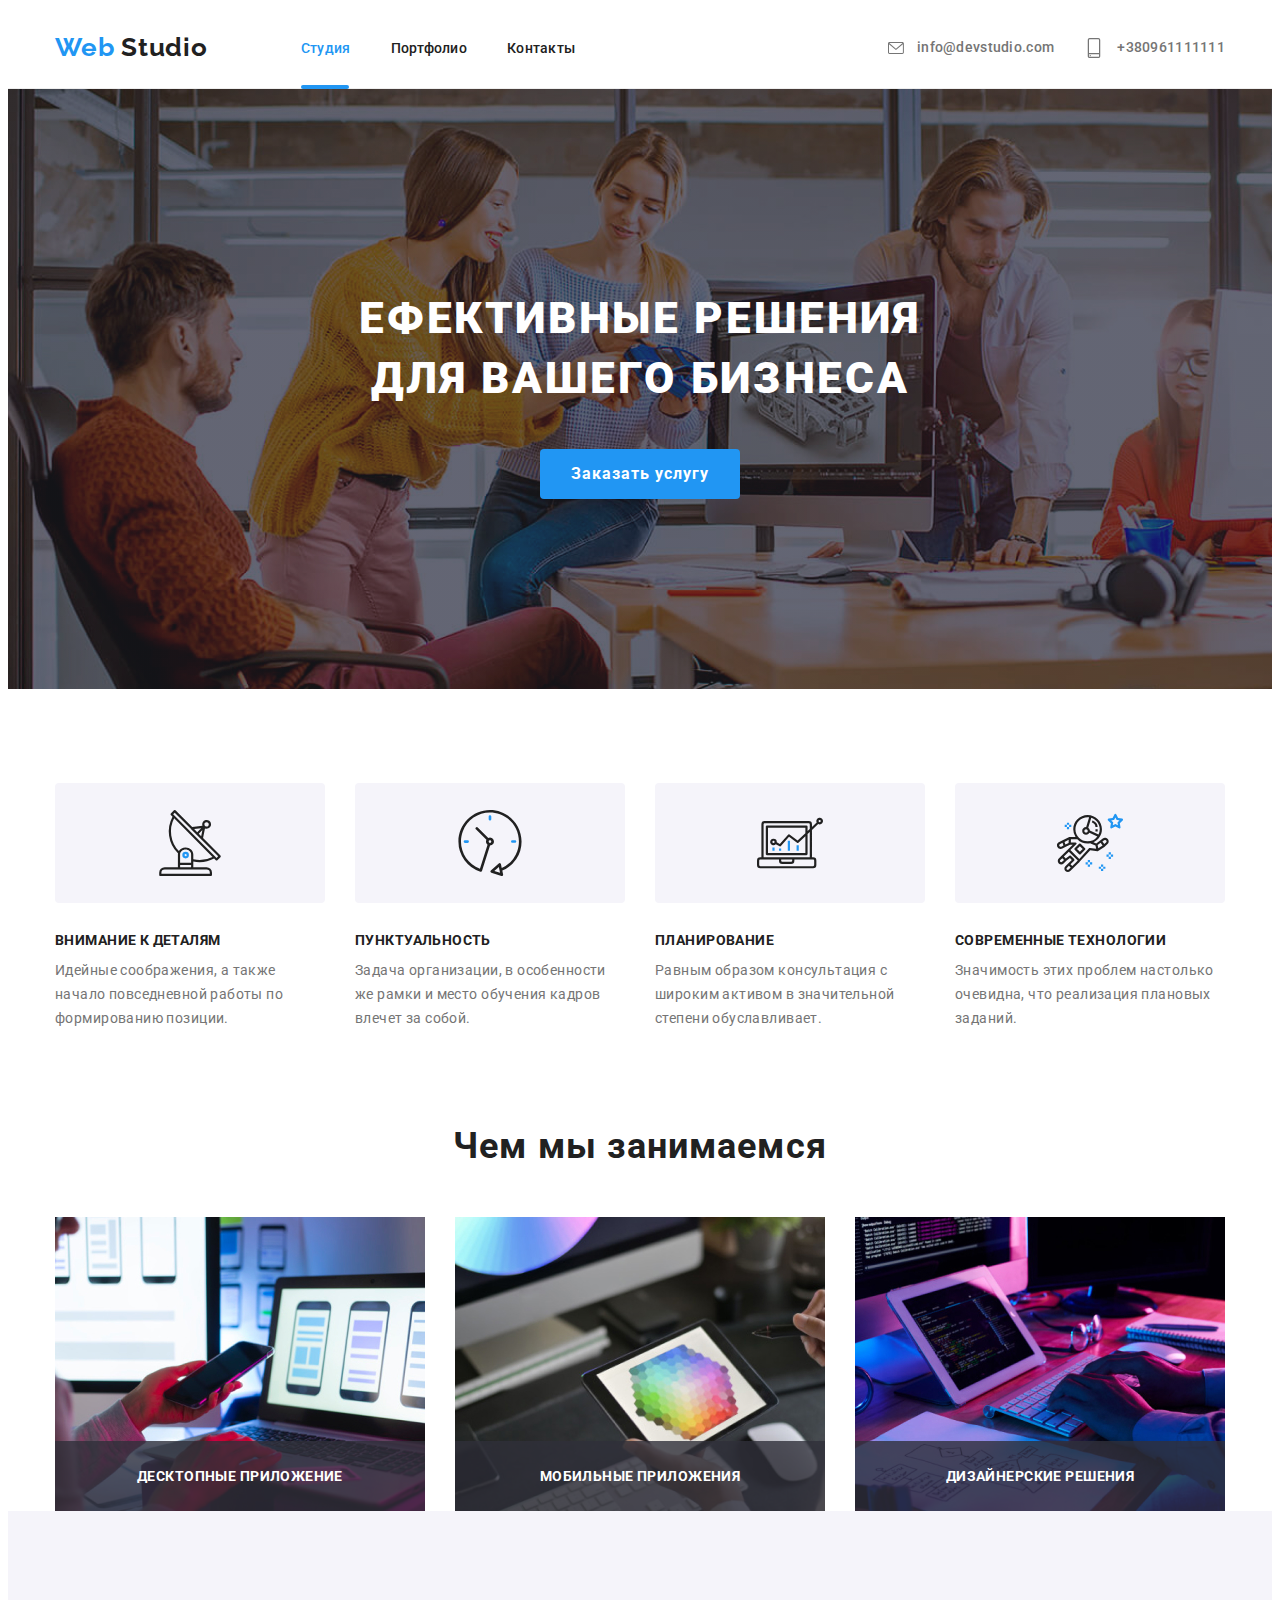
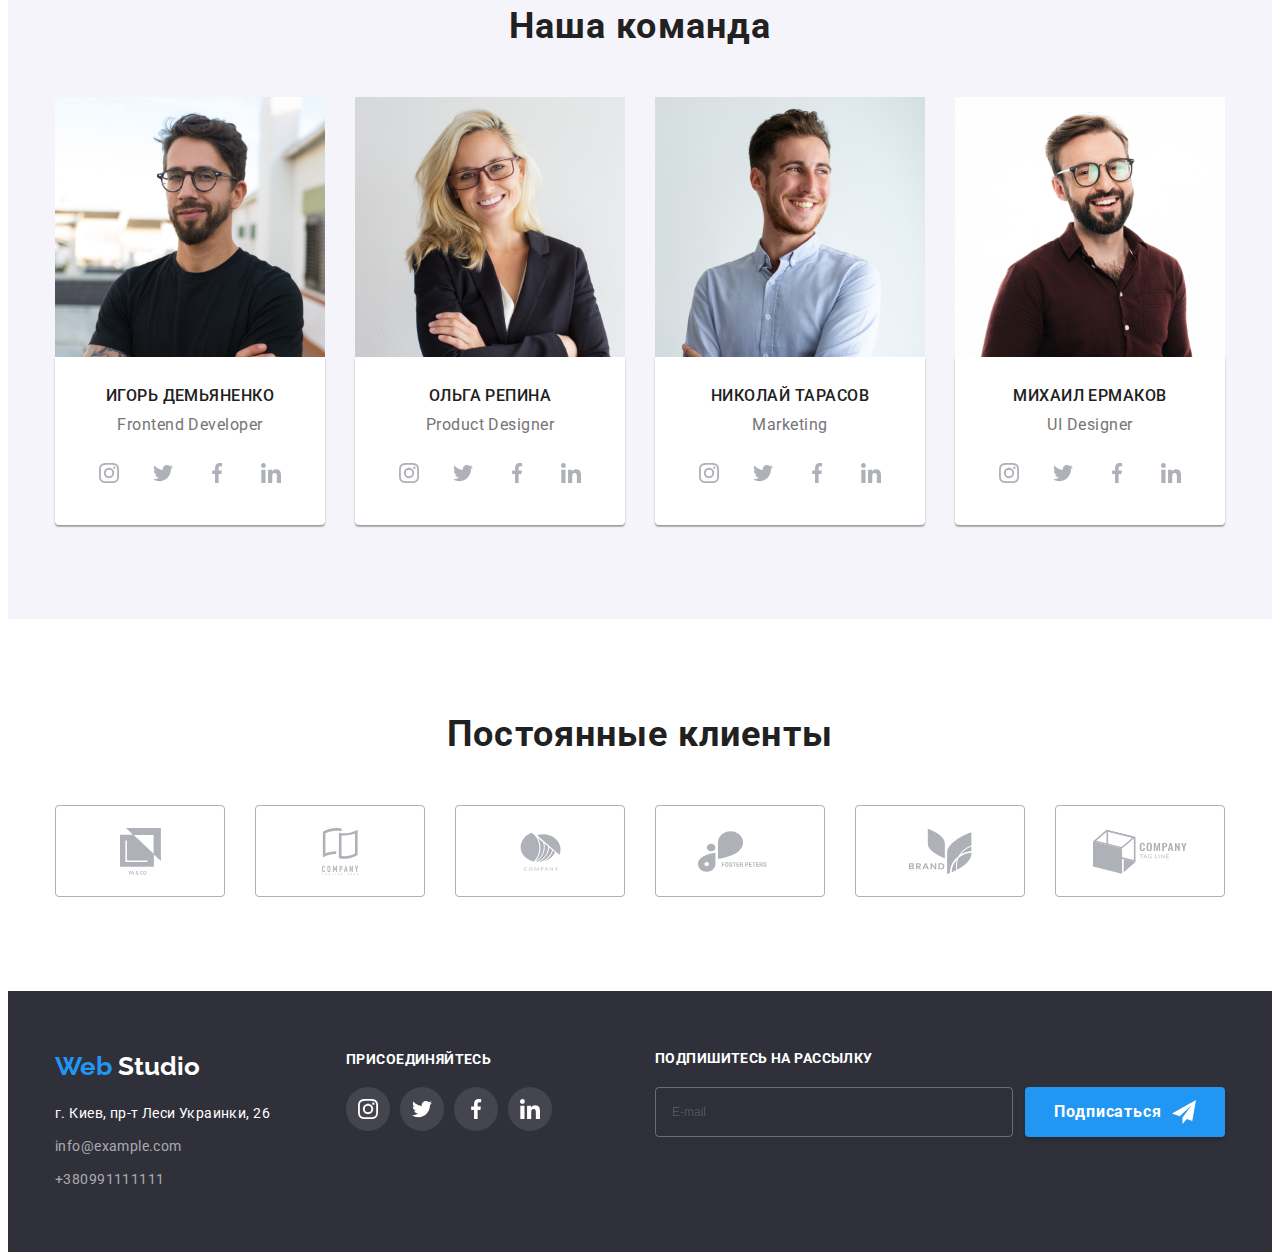
<file: index.html>
<!DOCTYPE html>
<html lang="en">
<head>
    <meta charset="UTF-8">
    <meta http-equiv="X-UA-Compatible" content="IE=edge">
    <meta name="viewport" content="width=device-width, initial-scale=1.0">
    <title>Document</title>
    <link rel="preconnect" href="https://fonts.googleapis.com"> 
    <link rel="preconnect" href="https://fonts.gstatic.com" crossorigin> 
    <!-- <link href="https://fonts.googleapis.com/css2?family=Raleway:wght@700&family=Roboto:wght@400;500;700;900&display=swap" rel="stylesheet"> -->
    <link rel="stylesheet" href="https://cdnjs.cloudflare.com/ajax/libs/modern-normalize/1.1.0/modern-normalize.min.css" integrity="sha512-wpPYUAdjBVSE4KJnH1VR1HeZfpl1ub8YT/NKx4PuQ5NmX2tKuGu6U/JRp5y+Y8XG2tV+wKQpNHVUX03MfMFn9Q==" crossorigin="anonymous" referrerpolicy="no-referrer" />
    <link rel="stylesheet" href="./css/main.min.css">
</head>
<body>
    <header class="page-header">
        <div class="conteiner navigation">
            <a href="#" class="logo"> <span class="web"> Web </span> Studio</a>
            <nav>
        <ul class="nav-list">
            <li class="nav-list__item"><a href="./" class="nav-list__link nav-list__link-studio">Студия</a> </li>
            <li class="nav-list__item"><a href="./portfolio.html" class="nav-list__link">Портфолио</a> </li>
            <li class="nav-list__item"><a href="#" class="nav-list__link">Контакты</a> </li>
        </ul>
        </nav>
        <ul class="contact-list">
            <li class="contact-list__item">
                 <a href="mailto:info@devstudio.com" class="contact-list__link">
                    <svg class="icon-envelope" height="12px" width="16px">
                        <use href="./image/symbol-defs-3.svg#icon-envelope"></use>   
                    </svg>
                    info@devstudio.com
                </a>
            </li>
            <li class="contact-list__item">
                <a href="ctel:+380961111111" class="contact-list__link">
                    <svg class="icon-smartphone" height="20px" width="20px">
                        <use href="./image/symbol-defs-3.svg#icon-smartphone"></use>   
                    </svg>
                +380961111111
            </a>
        </li>
        </ul>
    </div>
    </header>
    <main>
         <div class="overlay">
               <section class="hero">
                <h1 class="hero__title">
                    ЕФЕКТИВНЫЕ РЕШЕНИЯ <br> ДЛЯ ВАШЕГО БИЗНЕСА 
                </h1>  
                     <button class="hero__button" data-modal-open>Заказать услугу</button> 
            </section>
        </div>
        <div class="backdrop is-hidden" data-modal>
            <div class="modal">
                <button type="button" class="modal__button" data-modal-close>
                    <svg class="modal__icon" height="11px" width="11px">
                        <use href="./image/symbol-defs33.svg#icon-Vector-4"></use>   
                    </svg>
                </button>
                <form class="modal__form">
                <h2 class="modal__title">Оставьте свои данные, мы вам перезвоним</h2>
                        <label class="label">
                       <span class="label__text"> Имя  </span>
                    <input type="name"  name="username" class="label__input">
                    <svg width="12px" height="12px" class="label__icon">
                        <use href="./image/sprite.svg#icon-Vector-7">
                        </use>
                    </svg>
                </label>
              
                    <label class="label">
                       <span class="label__text"> Телефон  </span>
                    <input type="tel" name="tel" class="label__input">
                    <svg width="13px" height="13px" class="label__icon">
                        <use href="./image/sprite.svg#icon-Vector-8">
                        </use>
                    </svg>
                </label>

                    <label class="label">
                        <span class="label__text"> Почта  </span>
                    <input type="email" name="email" class="label__input">
                    <svg width="15px" height="15px" class="label__icon">
                        <use href="./image/sprite.svg#icon-Vector-9">
                        </use>
                    </svg>
                </label>
             
                    <label class="label">
                        <span class="label__text"> Коментарий  </span>
                    <textarea name="comments" placeholder="Введите текст" class="label__textarea">
                    </textarea>
                </label>
                <label class="label-checkbox">
                    <input type="checkbox" name="agreement" class="checkbox">
                    <span class="checkbox__icon"></span>
                    Соглашаюсь с рассылкой и принимаю <a href="#" class="label-checkbox__link"> Условия договора </a>
                </label>

                <button type="submit" class="button__submit">
                Отправить
                </button>
            </form>
    
            </div>
        </div>
            <section class="benefits">
        <div class="conteiner">
    <ul class="benefits__list">
        <li class="benefits__item">
            <div class="benefits__conteiner">
                <svg class="icon-list" height="70px" width="66px">
                    <use href="./image/symbol-defs-3.svg#icon-antenna-1"></use>   
                </svg>
            </div>
     <h3 class="benefits__title"> 
         Внимание к деталям
        </h3>
    <p class="benefits__text"> 
        Идейные соображения, а также начало повседневной работы по формированию позиции.
    </p> 
        </li>
         <li class="benefits__item">
            <div class="benefits__conteiner">
                <svg class="benefits__icon" height="70px" width="66px">
                    <use href="./image/symbol-defs-3.svg#icon-clock-1"></use>   
                </svg>
            </div>
    <h3 class="benefits__title"> 
        Пунктуальность 
    </h3> 
    <p class="benefits__text"> 
        Задача организации, в особенности же рамки и место обучения кадров влечет за собой.
    </p>
        </li>
    
    <li class="benefits__item">
        <div class="benefits__conteiner">
            <svg class="benefits__icon" height="70px" width="66px">
                <use href="./image/symbol-defs-3.svg#icon-diagram-1"></use>   
            </svg>
        </div>
        <h3 class="benefits__title">
        Планирование
    </h3>
    <p class="benefits__text"> 
        Равным образом консультация с широким активом в значительной степени обуславливает.
    </p>
        </li>
    <li class="benefits__item">
        <div class="benefits__conteiner">
            <svg class="banefits__icon" height="70px" width="66px">
                <use href="./image/symbol-defs-3.svg#icon-astronaut-1"></use>   
            </svg>
        </div>
        <h3 class="benefits__title">
         Современные технологии
        </h3> 
        <p class="benefits__text">
            Значимость этих проблем настолько очевидна, что реализация плановых заданий.
        </p>
        </li> 
    </ul>
    </div>
    </section>
   
<section class="activity">
<div class="conteiner">
    <h2 class="activity__title">
        Чем мы занимаемся
    </h2>
        <ul class="activity__list">
<li class="activity__item">
    <img src="./image/222.jpg" width="370" alt="1" >
    <div class="activity__conteiner"> 
        <p class="activity__text">Десктопные приложение</p>
    </div>
</li>
<li class="activity__item">
    <img src="./image/333.jpg" width="370" alt="2" >
    <div class="activity__conteiner"> 
        <p class="activity__text">Мобильные приложения</p>
    </div>
</li>
<li class="activity__item"> 
    <img src="./image/444.jpg" width="370" alt="3" >
    <div class="activity__conteiner"> 
        <p class="activity__text">Дизайнерские решения</p>
    </div>
</li>
</ul>
</div>
</section>
      
<section class="staff">
<div class="conteiner">
<h2 class="staff__title">
    Наша команда
</h2>
<ul class="staff__list">
<li class="staff__item">
<img src="./image/666.jpg" width="270" alt="Игорь Демьяненко">
<div class="staff__conteiner">
    <h3 class="staff__name">
    Игорь Демьяненко
</h3>
<p class="staff__text">
    Frontend Developer
</p>
<ul class="society-list">
    <li class="society-list__item">
        <a class="society-list__link" href="#">
         <svg class="society-list__icon" width="20px" height="20px">
             <use href="./image/symbol-defs-3.svg#icon-instagram-2">    
             </use>
         </svg>
    </a>
</li>
    <li class="society-list__item">
        <a class="society-list__link" href="">
            <svg class="society-list__icon" width="20px" height="20px">
                <use href="./image/symbol-defs-3.svg#icon-twitter-1">    
                </use>
            </svg>
        </a>
    </li>
    <li class="society-list__item">
        <a class="society-list__link" href="">
            <svg class="society-list__icon" width="20px" height="20px">
                <use href="./image/symbol-defs-3.svg#icon-facebook-1">    
                </use>
            </svg>
        </a>
    </li>
    <li class="society-list__item">
        <a class="society-list__link" href="">
            <svg class="society-list__icon" width="20px" height="20px">
                <use href="./image/symbol-defs-3.svg#icon-linkedin-1">    
                </use>
            </svg>
        </a>
    </li>
</ul>   
</div>
     <li class="staff__item">
<img src="./image/555.jpg" width="270" alt="Ольга Репина">
<div class="staff__conteiner">
<h3 class="staff__name">
    Ольга Репина
</h3>
<p class="staff__text">
    Product Designer
</p>
<ul class="society-list">
    <li class="society-list__item">
        <a class="society-list__link" href="#">
         <svg class="society-list__icon" width="20px" height="20px">
             <use href="./image/symbol-defs-3.svg#icon-instagram-2">    
             </use>
         </svg>
    </a>
</li>
    <li class="society-list__item">
        <a class="society-list__link" href="">
            <svg class="society-list__icon" width="20px" height="20px">
                <use href="./image/symbol-defs-3.svg#icon-twitter-1">    
                </use>
            </svg>
        </a>
    </li>
    <li class="society-list__item">
        <a class="society-list__link" href="">
            <svg class="society-list__icon" width="20px" height="20px">
                <use href="./image/symbol-defs-3.svg#icon-facebook-1">    
                </use>
            </svg>
        </a>
    </li>
    <li class="society-list__item">
        <a class="society-list__link" href="">
            <svg class="society-list__icon" width="20px" height="20px">
                <use href="./image/symbol-defs-3.svg#icon-linkedin-1">    
                </use>
            </svg>
        </a>
    </li>
</ul>   
</div>
</li>
<li class="staff__item">
<img src="./image/777.jpg" width="270" alt="Николай Тарасов">
<div class="staff__conteiner">
<h3 class="staff__name">
    Николай Тарасов
</h3>
<p class="staff__text">
    Marketing
</p>
<ul class="society-list">
    <li class="society-list__item">
        <a class="society-list__link" href="#">
         <svg class="society-list__icon" width="20px" height="20px">
             <use href="./image/symbol-defs-3.svg#icon-instagram-2">    
             </use>
         </svg>
    </a>
</li>
    <li class="society-list__item">
        <a class="society-list__link" href="">
            <svg class="society-list__icon" width="20px" height="20px">
                <use href="./image/symbol-defs-3.svg#icon-twitter-1">    
                </use>
            </svg>
        </a>
    </li>
    <li class="society-list__item">
        <a class="society-list__link" href="">
            <svg class="society-list__icon" width="20px" height="20px">
                <use href="./image/symbol-defs-3.svg#icon-facebook-1">    
                </use>
            </svg>
        </a>
    </li>
    <li class="society-list__item">
        <a class="society-list__link" href="">
            <svg class="society-list__icon" width="20px" height="20px">
                <use href="./image/symbol-defs-3.svg#icon-linkedin-1">    
                </use>
            </svg>
        </a>
    </li>
</ul>   
</div>
</li>
<li class="staff__item">
<img src="./image/888.jpg" width="270" alt="Михаил Ермаков">
<div class="staff__conteiner">
<h3 class="staff__name">
    Михаил Ермаков
</h3>
<p class="staff__text">
    UI Designer
</p>
<ul class="society-list">
    <li class="society-list__item">
        <a class="society-list__link" href="#">
         <svg class="society-list__icon" width="20px" height="20px">
             <use href="./image/symbol-defs-3.svg#icon-instagram-2">    
             </use>
         </svg>
    </a>
</li>
    <li class="society-list__item">
        <a class="society-list__link" href="#">
            <svg class="society-list__icon" width="20px" height="20px">
                <use href="./image/symbol-defs-3.svg#icon-twitter-1">    
                </use>
            </svg>
        </a>
    </li>
    <li class="society-list__item">
        <a class="society-list__link" href="#">
            <svg class="society-list__icon" width="20px" height="20px">
                <use href="./image/symbol-defs-3.svg#icon-facebook-1">    
                </use>
            </svg>
        </a>
    </li>
    <li class="society-list__item">
        <a class="society-list__link" href="#">
            <svg class="society-list__icon" width="20px" height="20px">
                <use href="./image/symbol-defs-3.svg#icon-linkedin-1">    
                </use>
            </svg>
        </a>
    </li>
</ul>   
</div>
</li>
</ul>
</div>
</section>

<section class="clients">
    <div class="conteiner">
    <h2 class="clients__title">Постоянные клиенты</h2>
    <ul class="clients__list">
        <li class="clients__item">
            <a href="#" class="clients__link">
            <svg class="clients__icon" height="47px" width="41px">
                <use href="./image/symbol-defs-3.svg#icon-Union"></use>   
            </svg>
        </a>
    </li>
        <li class="clients__item">
            <a href="#" class="clients__link">
            <svg class="clients__icon" height="47px" width="41px">
                <use href="./image/symbol-defs-3.svg#icon-group"></use>   
            </svg>
            
        </a>
    </li>
        <li class="clients__item">
            <a href="#" class="clients__link">
            <svg class="clients__icon" height="47px" width="41px">
                <use href="./image/symbol-defs-3.svg#icon-Object"></use>   
            </svg>
        </a>
    </li>
        <li class="clients__item">
            <a href="#" class="clients__link">
            <svg class="clients__icon" height="47px" width="85px">
                <use href="./image/symbol-defs-3.svg#icon-group-2"></use>   
            </svg>
            
        </a>
    </li>
        <li class="clients__item">
            <a href="#" class="clients__link">
            <svg class="clients__icon" height="47px" width="63px">
                <use href="./image/symbol-defs-3.svg#icon-group-3"></use>   
            </svg>
            
        </a>
    </li>
        <li class="clients__item">
            <a href="#" class="clients__link"> 
            <svg class="clients__icon" height="47px" width="94px">
                <use href="./image/symbol-defs-3.svg#icon-Object-2"></use>   
            </svg>
        </a>
    </li>
    </ul>
</div>
</section>
    </main>
    <footer class="page-footer">
        <div class="page-footer__conteiner">
            <div class="address">
        <a href="" class="logo-second"> <span class="web"> Web </span> Studio</a>     
    <address>
        <p class="address__text"> г. Киев, пр-т Леси Украинки, 26 </p>
        <ul class="address__list">
        <li class="address__item"><a href="mailto:info@example.com" class="address__link">info@example.com </a> </li>
        <li class="address__item"><a href="tel:+380991111111" class="address__link">+380991111111 </a> </li>
        </ul>
    </address>
</div>
<div class="footer-society">
    <p class="footer-society__title">присоединяйтесь</p>
        <ul class="footer-society__list">
            <li class="footer-society__item">
                <a class="footer-society__link" href="#">
                 <svg class="footer-society__icon " width="20px" height="20px">
                     <use href="./image/symbol-defs-3.svg#icon-instagram-2">    
                     </use>
                 </svg>
            </a>
        </li>
            <li class="footer-society__list">
                <a class="footer-society__link" href="#">
                    <svg class="footer-society__icon" width="20px" height="20px">
                        <use href="./image/symbol-defs-3.svg#icon-twitter-1">    
                        </use>
                    </svg>
                </a>
            </li>
            <li class="footer-society__list">
                <a class="footer-society__link" href="#">
                    <svg class="footer-society__icon " width="20px" height="20px">
                        <use href="./image/symbol-defs-3.svg#icon-facebook-1">    
                        </use>
                    </svg>
                </a>
            </li>
            <li class="footer-society__list">
                <a class="footer-society__link" href="#">
                    <svg class="footer-society__icon" width="20px" height="20px">
                        <use href="./image/symbol-defs-3.svg#icon-linkedin-1">    
                        </use>
                    </svg>
                </a>
            </li>
        </ul>  
</div> 
    <div class="feedback">
    <p class="feedback__text">подпишитесь на рассылку</p> 

    <form class="feedback__form"> 
    <label> 
        <input type="email" class="feedback__input" placeholder="E-mail">
    </label>
    <button type="submit" class="feedback__submit">
        Подписаться
    </button>
</form>
</div>
</div>
</footer>
<script src="./js/modal.js"></script>
</body>
   
       

</html>
</file>
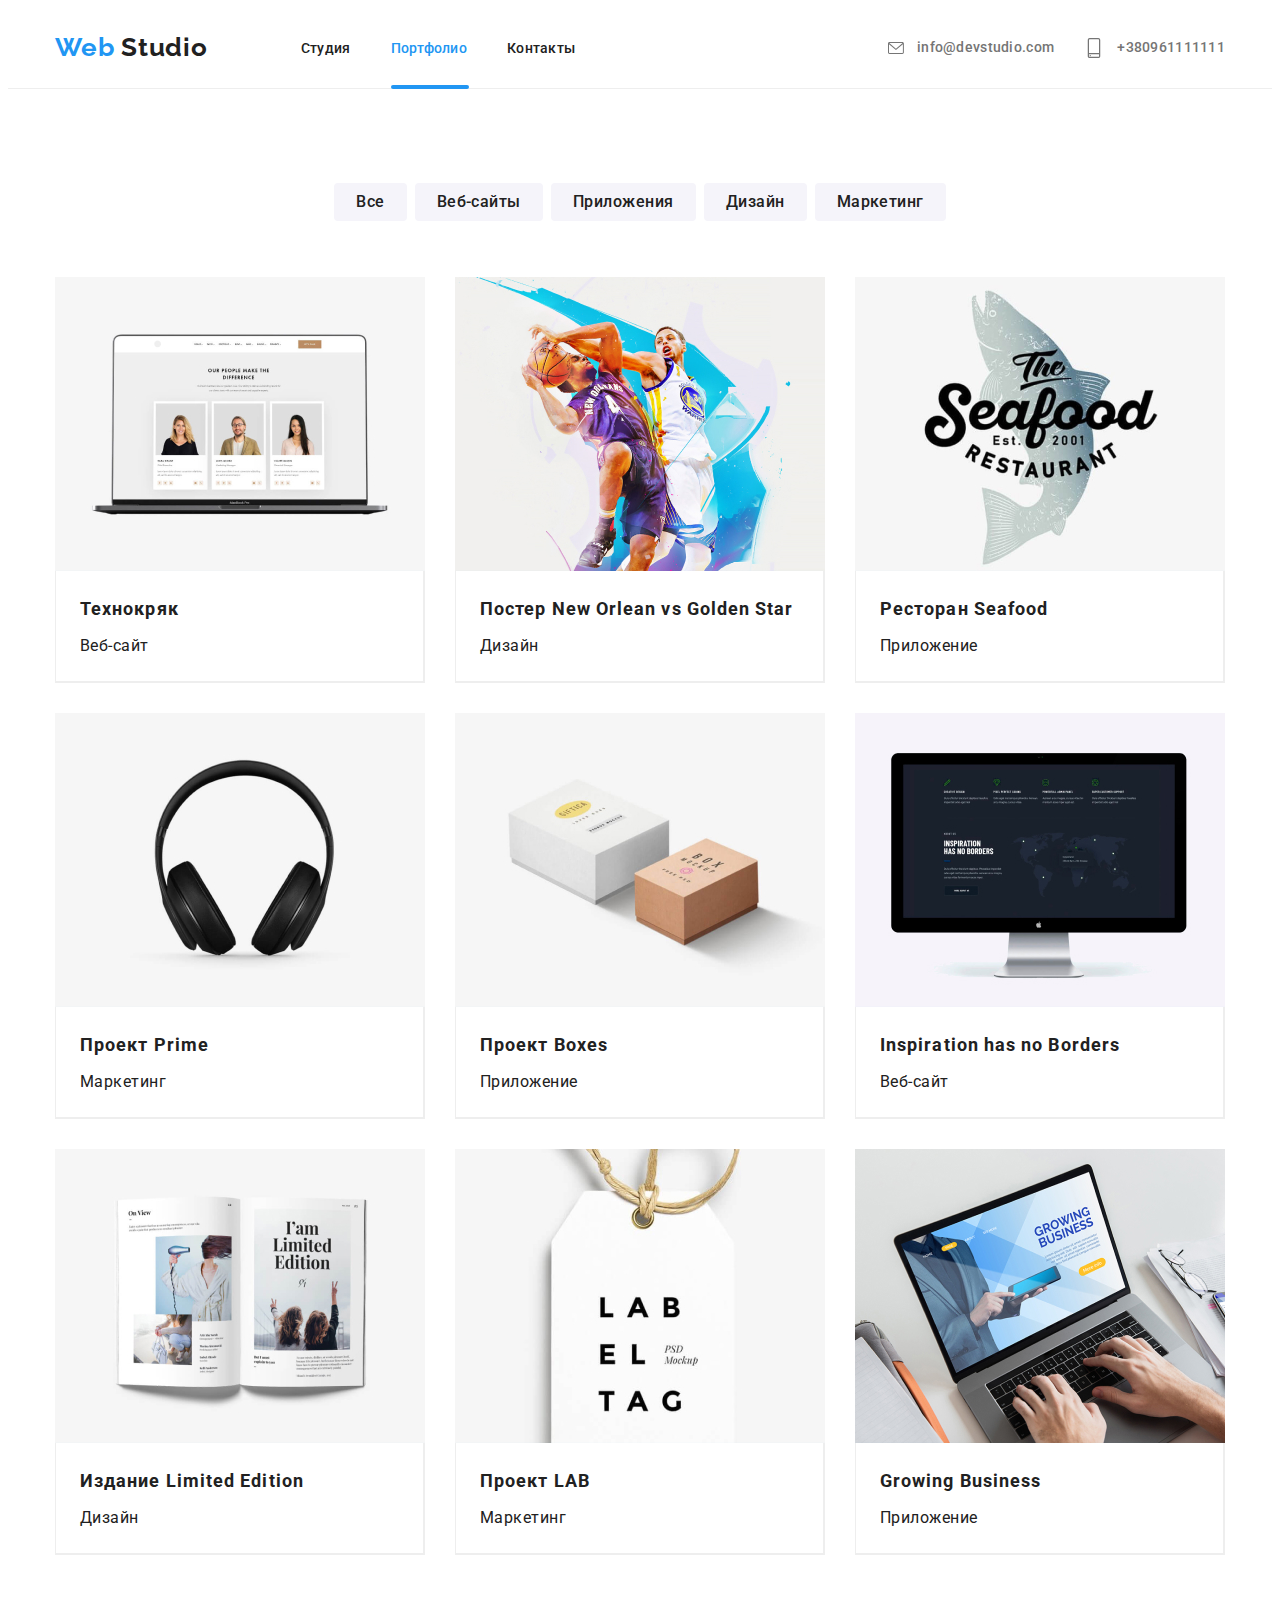
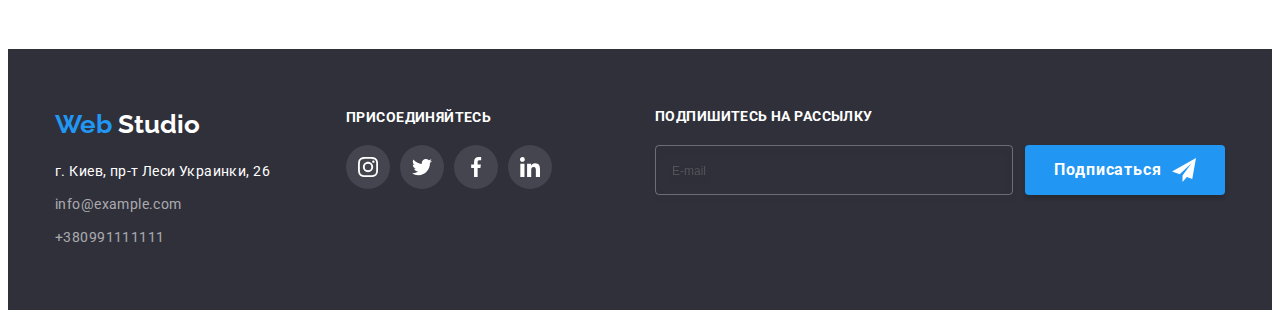
<file: portfolio.html>
<!DOCTYPE html>
<html lang="en">
<head>
    <meta charset="UTF-8">
    <meta http-equiv="X-UA-Compatible" content="IE=edge">
    <meta name="viewport" content="width=device-width, initial-scale=1.0">
    <title>Document</title>
    <link rel="preconnect" href="https://fonts.googleapis.com"> 
    <link rel="preconnect" href="https://fonts.gstatic.com" crossorigin> 
    <!-- <link href="https://fonts.googleapis.com/css2?family=Raleway:wght@700&family=Roboto:wght@400;500;700;900&display=swap" rel="stylesheet"> -->
    <link rel="stylesheet" href="https://cdnjs.cloudflare.com/ajax/libs/modern-normalize/1.1.0/modern-normalize.min.css" integrity="sha512-wpPYUAdjBVSE4KJnH1VR1HeZfpl1ub8YT/NKx4PuQ5NmX2tKuGu6U/JRp5y+Y8XG2tV+wKQpNHVUX03MfMFn9Q==" crossorigin="anonymous" referrerpolicy="no-referrer" />
    <link rel="stylesheet" href="./css/main.min.css">
</head>
<body>
    <header>
    <div class="conteiner navigation">       
            <a href="#" class="logo"> <span class="web"> Web </span> Studio</a>
        <nav>
           <ul class="nav-list">
            <li class="nav-list__item"><a href="./" class="nav-list__link">Студия</a> </li>
            <li class="nav-list__item"><a href="" class="nav-list__link nav-list__link-portfolio">Портфолио</a> </li>
            <li class="nav-list__item"><a href="" class="nav-list__link">Контакты</a> </li>
        </ul>
            
        </nav>
        <ul class="contact-list">
            <li class="contact-list__item">
                 <a href="mailto:info@devstudio.com" class="contact-list__link">
                    <svg class="icon-envelope" height="12px" width="16px">
                        <use href="./image/symbol-defs-3.svg#icon-envelope"></use>   
                    </svg>
                    info@devstudio.com
                </a>
            </li>
            <li class="contact-list__item">
                <a href="ctel:+380961111111" class="contact-list__link">
                    <svg class="icon-smartphone" height="20px" width="20px">
                        <use href="./image/symbol-defs-3.svg#icon-smartphone"></use>   
                    </svg>
                +380961111111
            </a>
        </li>
        </ul>
        </div>
    </header>
    <main>
             
            <section class="example">
                <div class="conteiner">
                <ul class="navigation-list">
                    <li class="navigation-list__item"><button class="navigation-list__button">Все</button></li>
                    <li class="navigation-list__item"><button class="navigation-list__button">Веб-сайты</button></li>
                    <li class="navigation-list__item"><button class="navigation-list__button">Приложения</button></li>
                    <li class="navigation-list__item"><button class="navigation-list__button">Дизайн</button></li>
                    <li class="navigation-list__item"><button class="navigation-list__button">Маркетинг</button></li>
                </ul>
                <ul class="example-list">
                    <li class="example-list__item">
                        <a class="example-list__link" href="#">
                            <div class="animation">
                                <img src="./image/img-13.jpg" alt="computer" width="370">
                            
                                <div class="animation__box">
                                    <p class="animation__text">Ресурс предлагает комплексные предложения с разным уровнем функционала и сервисов. Все это позволит посетителю получить исчерпывающие сведения о компании или частном лице.
                                </p>
                            </div>
                        </div>
                        <div class="example-box">
                        <h2 class="example-box__title">Технокряк</h2>
                        <p class="example-box__text">Веб-сайт</p>
                </div> 
                    </a>
                    </li>
                    <li class="example-list__item">
                        <a class="example-list__link" href="#">
                           <div class="animation">
                            <img src="./image/img-14.jpg" alt="nba" width="370">
                            <div class="animation__box">
                                <p class="animation__text">Ресурс предлагает комплексные предложения с разным уровнем функционала и сервисов. Все это позволит посетителю получить исчерпывающие сведения о компании или частном лице.
                            </p>
                        </div>
                    </div>
                        <div class="example-box">
                        <h2 class="example-box__title">Постер New Orlean vs Golden Star</h2>
                        <p class="example-box__text">Дизайн</p>
                </div>
                    </a>
                    </li>
                    <li class="example-list__item">
                        <a class="example-list__link" href="#">
                        <div class="animation">
                            <img src="./image/img-15.jpg" alt="seafood" width="370">
                            <div class="animation__box">
                                <p class="animation__text">Ресурс предлагает комплексные предложения с разным уровнем функционала и сервисов. Все это позволит посетителю получить исчерпывающие сведения о компании или частном лице.
                            </p>
                        </div>
                    </div>
                        <div class="example-box">
                        <h2 class="example-box__title">Ресторан Seafood</h2>
                        <p class="example-box__text">Приложение</p>
                </div>
                    </a>
                    </li>
                    <li class="example-list__item">
                        <a class="example-list__link" href="#">
                            <div class="animation">
                                <img src="./image/img-16.jpg" alt="headphones" width="370">
                                <div class="animation__box">
                                    <p class="animation__text">Ресурс предлагает комплексные предложения с разным уровнем функционала и сервисов. Все это позволит посетителю получить исчерпывающие сведения о компании или частном лице.
                                </p>
                            </div>
                        </div>
                        <div class="example-box">
                        <h2 class="example-box__title">Проект Prime</h2>
                        <p class="example-box__text">Маркетинг</p>
                </div> 
                    </a>
                    </li>
                    <li class="example-list__item">
                        <a class="example-list__link" href="#">
                            <div class="animation">
                                <img src="./image/img-17.jpg" alt="boxes" width="370">
                                <div class="animation__box">
                                    <p class="animation__text">Ресурс предлагает комплексные предложения с разным уровнем функционала и сервисов. Все это позволит посетителю получить исчерпывающие сведения о компании или частном лице.
                                </p>
                            </div>
                        </div>
                        <div class="example-box">
                        <h2 class="example-box__title">Проект Boxes</h2>
                        <p class="example-box__text">Приложение</p>
                </div> 
                    </a>
                    </li>
                    <li class="example-list__item">
                        <a class="example-list__link" href="#">
                            <div class="animation">
                                <img src="./image/img-18.jpg" alt="monitor" width="370">
                                <div class="animation__box">
                                    <p class="animation__text">Ресурс предлагает комплексные предложения с разным уровнем функционала и сервисов. Все это позволит посетителю получить исчерпывающие сведения о компании или частном лице.
                                </p>
                            </div>
                        </div>
                        <div class="example-box">
                        <h2 class="example-box__title">Inspiration has no Borders</h2>
                        <p class="example-box__text">Веб-сайт</p>
                </div>
                    </a>
                    </li>
                    <li class="example-list__item">
                        <a class="example-list__link" href="#">
                            <div class="animation">
                                <img src="./image/img-19.jpg" alt="limited" width="370">
                                <div class="animation__box">
                                    <p class="animation__text">Ресурс предлагает комплексные предложения с разным уровнем функционала и сервисов. Все это позволит посетителю получить исчерпывающие сведения о компании или частном лице.
                                </p>
                            </div>
                        </div>
                        <div class="example-box">
                        <h2 class="example-box__title">Издание Limited Edition</h2>
                        <p class="example-box__text">Дизайн</p>
                </div>
                    </a>
                    </li>
                    <li class="example-list__item">
                        <a class="example-list__link" href="#">
                            <div class="animation">
                                <img src="./image/img-20.jpg" alt="lab" width="370">
                                <div class="animation__box">
                                    <p class="animation__text">Ресурс предлагает комплексные предложения с разным уровнем функционала и сервисов. Все это позволит посетителю получить исчерпывающие сведения о компании или частном лице.
                                </p>
                            </div>
                        </div>
                        <div class="example-box">
                        <h2 class="example-box__title">Проект LAB</h2>
                        <p class="example-box__text">Маркетинг</p>
                </div>
                    </a>
                    </li>
                    <li class="example-list__item">
                        <a class="example-list__link" href="#">
                            <div class="animation">
                                <img src="./image/img-21.jpg" alt="notebook" width="370">
                                <div class="animation__box">
                                    <p class="animation__text">Ресурс предлагает комплексные предложения с разным уровнем функционала и сервисов. Все это позволит посетителю получить исчерпывающие сведения о компании или частном лице.
                                </p>
                            </div>
                        </div>
                        <div class="example-box">
                        <h2 class="example-box__title">Growing Business</h2>
                        <p class="example-box__text">Приложение</p>
                </div>
                    </a>
                    </li>
                </ul>
            </div>
            </section>
            
    </main>
    <footer class="page-footer">
        <div class="page-footer__conteiner">
            <div class="address">
        <a href="" class="logo-second"> <span class="web"> Web </span> Studio</a>     
    <address>
        <p class="address__text"> г. Киев, пр-т Леси Украинки, 26 </p>
        <ul class="address__list">
        <li class="address__item"><a href="mailto:info@example.com" class="address__link">info@example.com </a> </li>
        <li class="address__item"><a href="tel:+380991111111" class="address__link">+380991111111 </a> </li>
        </ul>
    </address>
</div>
<div class="footer-society">
    <p class="footer-society__title">присоединяйтесь</p>
        <ul class="footer-society__list">
            <li class="footer-society__item">
                <a class="footer-society__link" href="#">
                 <svg class="footer-society__icon " width="20px" height="20px">
                     <use href="./image/symbol-defs-3.svg#icon-instagram-2">    
                     </use>
                 </svg>
            </a>
        </li>
            <li class="footer-society__list">
                <a class="footer-society__link" href="#">
                    <svg class="footer-society__icon" width="20px" height="20px">
                        <use href="./image/symbol-defs-3.svg#icon-twitter-1">    
                        </use>
                    </svg>
                </a>
            </li>
            <li class="footer-society__list">
                <a class="footer-society__link" href="#">
                    <svg class="footer-society__icon " width="20px" height="20px">
                        <use href="./image/symbol-defs-3.svg#icon-facebook-1">    
                        </use>
                    </svg>
                </a>
            </li>
            <li class="footer-society__list">
                <a class="footer-society__link" href="#">
                    <svg class="footer-society__icon" width="20px" height="20px">
                        <use href="./image/symbol-defs-3.svg#icon-linkedin-1">    
                        </use>
                    </svg>
                </a>
            </li>
        </ul>  
</div> 
    <div class="feedback">
    <p class="feedback__text">подпишитесь на рассылку</p> 

    <form class="feedback__form"> 
    <label> 
        <input type="email" class="feedback__input" placeholder="E-mail">
    </label>
    <button type="submit" class="feedback__submit">
        Подписаться
    </button>
</form>
</div>
</div>
</footer>
        
    </body>
   
       

</html>
</file>
<file: css/main.min.css>
@import url("https://fonts.googleapis.com/css2?family=Raleway:wght@700&family=Roboto:wght@400;500;700;900&display=swap");html{-webkit-box-sizing:border-box;box-sizing:border-box}*,* ::before,* ::after{-webkit-box-sizing:inherit;box-sizing:inherit}h1,h2,h3,p{margin:0}body{color:#212121;font-family:'Roboto'}ul{list-style:none;margin-top:0;margin-bottom:0;margin-left:0;-webkit-padding-start:0px;padding-inline-start:0px}h3{font-weight:700;font-size:14px;line-height:16px;letter-spacing:0.03em;text-transform:uppercase}.conteiner{width:1200px;padding-left:15px;padding-right:15px;margin-right:auto;margin-left:auto}img{display:block;max-width:100%}header{border-bottom:1px solid #EEEEEE}.web{color:#2196F3}.logo{font-family:'Raleway';font-weight:700;font-size:26px;line-height:1.2;text-decoration:none;color:#212121;letter-spacing:0.03em;margin-right:93px;-webkit-transition:color 250ms cubic-bezier(0.4, 0, 0.2, 1);transition:color 250ms cubic-bezier(0.4, 0, 0.2, 1)}.logo:hover,.logo:focus{color:#2196F3}.navigation{display:-webkit-box;display:-ms-flexbox;display:flex;-webkit-box-align:center;-ms-flex-align:center;align-items:center;padding-top:24px;padding-bottom:25px}.contact-list{display:-webkit-box;display:-ms-flexbox;display:flex;margin-left:auto}.contact-list__item{margin-right:30px}.contact-list__item:last-child{margin-right:0px}.nav-list{display:-webkit-box;display:-ms-flexbox;display:flex}.nav-list__item{margin-right:40px}.nav-list__item:last-child{margin-right:0px}.nav-list__link{font-weight:500;font-size:14px;line-height:1.15;text-decoration:none;color:#212121;letter-spacing:0.02em;-webkit-transition:color 250ms cubic-bezier(0.4, 0, 0.2, 1);transition:color 250ms cubic-bezier(0.4, 0, 0.2, 1)}.nav-list__link:hover,.nav-list__link:focus{color:#2196F3}.nav-list__link-portfolio{color:#2196F3;position:relative}.nav-list__link-studio{color:#2196F3;position:relative}.contact-list__link{font-weight:500;font-size:14px;line-height:1.15;text-decoration:none;letter-spacing:0.02em;color:#757575;-webkit-transition:color 250ms cubic-bezier(0.4, 0, 0.2, 1);transition:color 250ms cubic-bezier(0.4, 0, 0.2, 1)}.contact-list__link:hover,.contact-list__link:focus{color:#2196F3}.nav-list__link-studio::after{content:"";display:block;position:absolute;bottom:-33px;width:48px;height:4px;background-color:#2196F3;border-radius:4px}.nav-list__link-portfolio::after{content:"";display:block;position:absolute;bottom:-33px;width:78px;height:4px;background-color:#2196F3;border-radius:4px}.icon-envelope{fill:currentColor;vertical-align:middle;margin-right:10px}.icon-smartphone{fill:currentColor;vertical-align:middle;margin-right:10px}.benefits{background-color:#FFFFFF;padding-top:94px;padding-bottom:94px}.benefits__list{display:-webkit-box;display:-ms-flexbox;display:flex;-webkit-box-pack:justify;-ms-flex-pack:justify;justify-content:space-between}.benefits__conteiner{height:120px;width:270px;background-color:#F5F4FA;border-radius:4px;text-align:center;margin-bottom:30px;display:-webkit-box;display:-ms-flexbox;display:flex;-webkit-box-pack:center;-ms-flex-pack:center;justify-content:center;-webkit-box-align:center;-ms-flex-align:center;align-items:center}.benefits__title{margin:0;font-weight:700;font-size:14px;line-height:1.14;letter-spacing:0.03em;text-transform:uppercase;color:#212121}.benefits__text{font-weight:400;font-size:14px;line-height:1.71;letter-spacing:0.03em;color:#757575;margin-top:10px}.benefits__item{margin-right:30px;width:270px;display:block}.benefits__item:last-child{margin-right:0}activity{background-color:#FFFFFF;padding-bottom:94px}.activity__title{font-weight:700;font-size:36px;line-height:1.17;text-align:center;letter-spacing:0.03em;margin:0;margin-bottom:50px}.activity__list{display:-webkit-box;display:-ms-flexbox;display:flex;margin-left:0}.activity__item{position:relative;margin-right:30px;padding-left:0px}.activity__item:last-child{margin-right:0}.activity__conteiner{position:absolute;bottom:0;width:370px;height:70px;background-color:rgba(47,48,58,0.8);display:-webkit-box;display:-ms-flexbox;display:flex;-webkit-box-pack:center;-ms-flex-pack:center;justify-content:center;-webkit-box-align:center;-ms-flex-align:center;align-items:center}.activity__text{font-weight:700;font-size:14px;line-height:1.15;text-align:center;letter-spacing:0.03em;text-transform:uppercase;color:#FFFFFF}.hero{color:#FFFFFF;padding-top:200px;padding-bottom:210px}.overlay{height:600px;max-width:1600px;margin-left:auto;margin-right:auto;background-image:-webkit-gradient(linear, left bottom, left top, from(rgba(47,48,58,0.4)), to(rgba(47,48,58,0.4))),url(../image/background.jpg);background-image:linear-gradient(to top, rgba(47,48,58,0.4), rgba(47,48,58,0.4)),url(../image/background.jpg)}.hero__title{font-weight:900;font-size:44px;line-height:1.36;text-align:center;letter-spacing:0.06em;text-transform:uppercase;margin-top:0;margin-bottom:40px}.hero__button{font-family:inherit;font-weight:700;font-size:16px;line-height:30px;text-align:center;letter-spacing:0.06em;margin-top:30px;background-color:#2196F3;color:#FFFFFF;border:transparent;border-radius:4px;min-width:200px;height:50px;margin-left:auto;margin-right:auto;display:block;cursor:pointer}.backdrop{top:0;left:0;position:fixed;width:100%;height:100%;background-color:rgba(0,0,0,0.2);z-index:2;opacity:1;-webkit-transition:opacity 250ms cubic-bezier(0.4, 0, 0.2, 1),visibility 250ms cubic-bezier(0.4, 0, 0.2, 1);transition:opacity 250ms cubic-bezier(0.4, 0, 0.2, 1),visibility 250ms cubic-bezier(0.4, 0, 0.2, 1)}.is-hidden{opacity:0;pointer-events:none;visibility:hidden}.modal{position:absolute;display:-webkit-box;display:-ms-flexbox;display:flex;-webkit-box-orient:vertical;-webkit-box-direction:normal;-ms-flex-direction:column;flex-direction:column;top:50%;left:50%;-webkit-transform:translate(-50%, -50%);transform:translate(-50%, -50%);width:528px;height:581px;background-color:#FFFFFF;padding:40px;-webkit-box-shadow:0px 1px 3px rgba(0,0,0,0.12),0px 1px 1px rgba(0,0,0,0.14),0px 2px 1px rgba(0,0,0,0.2);box-shadow:0px 1px 3px rgba(0,0,0,0.12),0px 1px 1px rgba(0,0,0,0.14),0px 2px 1px rgba(0,0,0,0.2);border-radius:4px}.modal__button{position:absolute;top:8px;right:8px;background-color:#FFFFFF;border:1px solid rgba(0,0,0,0.1);width:30px;height:30px;border-radius:50%;cursor:pointer;-webkit-transition:color 250ms cubic-bezier(0.4, 0, 0.2, 1),fill 250ms cubic-bezier(0.4, 0, 0.2, 1);transition:color 250ms cubic-bezier(0.4, 0, 0.2, 1),fill 250ms cubic-bezier(0.4, 0, 0.2, 1)}.modal__button:hover{color:#2196F3}.modal__button:hover .modal__icon{fill:#2196F3}.modal__button:focus{color:#2196F3}.modal__button:focus .modal__icon{fill:#2196F3}.modal__form{display:-webkit-box;display:-ms-flexbox;display:flex;-webkit-box-orient:vertical;-webkit-box-direction:normal;-ms-flex-direction:column;flex-direction:column}.modal__title{font-weight:700;font-size:20px;line-height:1.15;text-align:center;letter-spacing:0.03em;margin-top:0;margin-bottom:12px;color:#212121}.label{position:relative;display:block;margin-bottom:10px}.label__text{font-weight:400;font-size:12px;line-height:1.16;letter-spacing:0.01em;color:#757575}.label__input{width:100%;border:1px solid rgba(33,33,33,0.2);border-radius:4px;padding-left:45px;height:41px;-webkit-transition:border-color 250ms cubic-bezier(0.4, 0, 0.2, 1),fill 250ms cubic-bezier(0.4, 0, 0.2, 1);transition:border-color 250ms cubic-bezier(0.4, 0, 0.2, 1),fill 250ms cubic-bezier(0.4, 0, 0.2, 1)}.label__input:focus{border-color:#2196F3}.label__input:focus+.label__icon{fill:#2196F3}.label__input:hover{border-color:#2196F3}.label__input:hover+.label__icon{fill:#2196F3}.label__textarea{border:1px solid rgba(33,33,33,0.2);border-radius:4px;resize:none;padding:12px;width:448px;height:120px;-webkit-transition:border-color 250ms cubic-bezier(0.4, 0, 0.2, 1);transition:border-color 250ms cubic-bezier(0.4, 0, 0.2, 1)}.label__textarea:hover{border-color:#2196F3}.label__textarea:focus{border-color:#2196F3}::-webkit-input-placeholder{font-weight:400;font-size:12px;line-height:1.16;color:rgba(117,117,117,0.5)}:-ms-input-placeholder{font-weight:400;font-size:12px;line-height:1.16;color:rgba(117,117,117,0.5)}::-ms-input-placeholder{font-weight:400;font-size:12px;line-height:1.16;color:rgba(117,117,117,0.5)}::placeholder{font-weight:400;font-size:12px;line-height:1.16;color:rgba(117,117,117,0.5)}.label__icon{width:16px;height:16px;position:absolute;top:30px;left:15px}.button__submit{font-family:inherit;font-weight:700;font-size:16px;line-height:30px;text-align:center;letter-spacing:0.06em;margin-top:30px;background-color:#2196F3;color:#FFFFFF;border:transparent;border-radius:4px;min-width:200px;height:50px;margin-left:auto;margin-right:auto;display:block;cursor:pointer;-webkit-box-shadow:0px 1px 3px rgba(0,0,0,0.12),0px 1px 1px rgba(0,0,0,0.14);box-shadow:0px 1px 3px rgba(0,0,0,0.12),0px 1px 1px rgba(0,0,0,0.14)}.label-checkbox{display:-webkit-box;display:-ms-flexbox;display:flex;-webkit-box-align:center;-ms-flex-align:center;align-items:center;-webkit-box-pack:center;-ms-flex-pack:center;justify-content:center;font-weight:400;font-size:14px;line-height:1.71;letter-spacing:0.03em;color:#757575;margin-bottom:20px}.checkbox__icon{display:block;width:16px;height:16px;border:2px solid #212121;border-radius:2px;margin-right:9px}.label-checkbox__link{margin-left:3px;color:#2196F3}.checkbox:checked+.checkbox__icon{background-color:#2196F3;background-origin:border-box;border-color:transparent;background-image:url(../image/Vector-11.svg);background-repeat:no-repeat;background-position:center;background-size:contain}.label-checkbox:focus+.checkbox__icon{border-color:#2196F3}.checkbox{position:absolute;white-space:nowrap;width:1px;height:1px;overflow:hidden;border:0;padding:0;clip:rect(0 0 0 0);-webkit-clip-path:inset(50%);clip-path:inset(50%);margin:-1px}.staff{background-color:#F5F4FA;padding-top:94px;padding-bottom:94px}.staff__title{font-weight:700;font-size:36px;line-height:1.17;text-align:center;letter-spacing:0.03em;margin:0;margin-bottom:50px;color:#212121}.staff__list{display:-webkit-box;display:-ms-flexbox;display:flex}.staff__item{margin-right:30px}.staff__item:last-child{margin-right:0}.staff__conteiner{padding-top:30px;padding-bottom:30px;background:#FFFFFF;-webkit-box-shadow:0px 1px 3px rgba(0,0,0,0.12),0px 1px 1px rgba(0,0,0,0.14),0px 2px 1px rgba(0,0,0,0.2);box-shadow:0px 1px 3px rgba(0,0,0,0.12),0px 1px 1px rgba(0,0,0,0.14),0px 2px 1px rgba(0,0,0,0.2);border-radius:0px 0px 4px 4px}.staff__name{font-weight:500;font-size:16px;line-height:1.18;text-align:center;letter-spacing:0.03em;color:#212121}.staff__text{color:#757575;font-weight:400;font-size:16px;line-height:1.18;text-align:center;letter-spacing:0.03em;margin-top:10px}.society-list{margin-top:16px;display:-webkit-box;display:-ms-flexbox;display:flex;-webkit-box-pack:center;-ms-flex-pack:center;justify-content:center}.society-list__item{width:44px}.society-list__item:not(:last-child){margin-right:10px}.society-list__link{width:44px;height:44px;display:-webkit-box;display:-ms-flexbox;display:flex;-webkit-box-pack:center;-ms-flex-pack:center;justify-content:center;-webkit-box-align:center;-ms-flex-align:center;align-items:center;border-radius:50%;-webkit-transition:background-color 250ms cubic-bezier(0.4, 0, 0.2, 1);transition:background-color 250ms cubic-bezier(0.4, 0, 0.2, 1)}.society-list__link:hover{background-color:#2196F3}.society-list__link:hover .society-list__icon{fill:#FFFFFF}.society-list__link:focus{background-color:#2196F3}.society-list__link:focus .society-list__icon{fill:#FFFFFF}.society-list__icon{display:-webkit-box;display:-ms-flexbox;display:flex;fill:#AFB1B8;-webkit-transition:fill 250ms cubic-bezier(0.4, 0, 0.2, 1);transition:fill 250ms cubic-bezier(0.4, 0, 0.2, 1)}.clients{background-color:#FFFFFF;padding-top:94px;padding-bottom:94px}.clients__title{font-weight:700;font-size:36px;line-height:1.17;text-align:center;letter-spacing:0.03em;margin:0;margin-bottom:50px}.clients__list{display:-webkit-box;display:-ms-flexbox;display:flex;-webkit-box-pack:justify;-ms-flex-pack:justify;justify-content:space-between}.clients__item{margin-right:30px;width:170px;height:92px}.clients__item:last-child{margin-right:0}.clients__link{display:-webkit-box;display:-ms-flexbox;display:flex;-webkit-box-pack:center;-ms-flex-pack:center;justify-content:center;-webkit-box-align:center;-ms-flex-align:center;align-items:center;height:92px;width:170px;border:1px solid #AFB1B8;border-radius:4px;-webkit-transition:border 250ms cubic-bezier(0.4, 0, 0.2, 1);transition:border 250ms cubic-bezier(0.4, 0, 0.2, 1)}.clients__link:hover{border:1px solid #2196F3}.clients__link:hover .clients__icon{fill:#2196F3}.clients__link:focus{border:1px solid #2196F3}.clients__link:focus .clients__icon{fill:#2196F3}.clients__icon{fill:#AFB1B8;-webkit-transition:fill 250ms cubic-bezier(0.4, 0, 0.2, 1);transition:fill 250ms cubic-bezier(0.4, 0, 0.2, 1)}.example{padding-top:94px;padding-bottom:94px}.navigation-list{display:-webkit-box;display:-ms-flexbox;display:flex;-webkit-box-pack:center;-ms-flex-pack:center;justify-content:center;margin-bottom:56px}.navigation-list__item{display:inline-block}.navigation-list__item:not(:last-child){margin-right:8px}.navigation-list__button{font-family:inherit;font-weight:500;font-size:16px;line-height:1.62;text-align:center;letter-spacing:0.03em;background:#F5F4FA;color:#212121;border:transparent;border-radius:4px;padding-top:6px;padding-bottom:6px;padding-left:22px;padding-right:22px;-webkit-transition:background-color 250ms cubic-bezier(0.4, 0, 0.2, 1),color 250ms cubic-bezier(0.4, 0, 0.2, 1),-webkit-box-shadow 250ms cubic-bezier(0.4, 0, 0.2, 1);transition:background-color 250ms cubic-bezier(0.4, 0, 0.2, 1),color 250ms cubic-bezier(0.4, 0, 0.2, 1),-webkit-box-shadow 250ms cubic-bezier(0.4, 0, 0.2, 1);transition:background-color 250ms cubic-bezier(0.4, 0, 0.2, 1),color 250ms cubic-bezier(0.4, 0, 0.2, 1),box-shadow 250ms cubic-bezier(0.4, 0, 0.2, 1);transition:background-color 250ms cubic-bezier(0.4, 0, 0.2, 1),color 250ms cubic-bezier(0.4, 0, 0.2, 1),box-shadow 250ms cubic-bezier(0.4, 0, 0.2, 1),-webkit-box-shadow 250ms cubic-bezier(0.4, 0, 0.2, 1)}.navigation-list__button:focus,.navigation-list__button:hover{text-decoration:underline;background-color:#2196F3;color:#FFFFFF;text-decoration:none;-webkit-box-shadow:0px 3px 1px rgba(0,0,0,0.1),0px 1px 2px rgba(0,0,0,0.08),0px 2px 2px rgba(0,0,0,0.12);box-shadow:0px 3px 1px rgba(0,0,0,0.1),0px 1px 2px rgba(0,0,0,0.08),0px 2px 2px rgba(0,0,0,0.12)}.example-list{display:-webkit-box;display:-ms-flexbox;display:flex;-ms-flex-wrap:wrap;flex-wrap:wrap;margin-top:-30px;margin-left:-30px}.example-list__item{-ms-flex-preferred-size:calc(100% / 3 - 30px);flex-basis:calc(100% / 3 - 30px);margin-left:30px;margin-top:30px}.example-list__link{display:block;text-decoration:none;-webkit-transition:-webkit-box-shadow 250ms cubic-bezier(0.4, 0, 0.2, 1);transition:-webkit-box-shadow 250ms cubic-bezier(0.4, 0, 0.2, 1);transition:box-shadow 250ms cubic-bezier(0.4, 0, 0.2, 1);transition:box-shadow 250ms cubic-bezier(0.4, 0, 0.2, 1), -webkit-box-shadow 250ms cubic-bezier(0.4, 0, 0.2, 1)}.example-list__link:hover,.example-list__link:focus{-webkit-box-shadow:0px 1px 1px rgba(0,0,0,0.12),0px 4px 4px rgba(0,0,0,0.06),1px 4px 6px rgba(0,0,0,0.16);box-shadow:0px 1px 1px rgba(0,0,0,0.12),0px 4px 4px rgba(0,0,0,0.06),1px 4px 6px rgba(0,0,0,0.16)}.example-list__link:hover .animation__box{-webkit-transform:translateY(0);transform:translateY(0)}.example-list__link:focus .animation__box{-webkit-transform:translateY(0);transform:translateY(0)}.animation{position:relative;overflow:hidden}.animation__box{position:absolute;display:-webkit-box;display:-ms-flexbox;display:flex;-webkit-box-align:center;-ms-flex-align:center;align-items:center;background-color:rgba(33,150,243,0.9);top:0;width:100%;height:100%;padding-left:24px;padding-right:24px;-webkit-transform:translateY(100%);transform:translateY(100%);-webkit-transition:-webkit-transform 250ms cubic-bezier(0.4, 0, 0.2, 1);transition:-webkit-transform 250ms cubic-bezier(0.4, 0, 0.2, 1);transition:transform 250ms cubic-bezier(0.4, 0, 0.2, 1);transition:transform 250ms cubic-bezier(0.4, 0, 0.2, 1), -webkit-transform 250ms cubic-bezier(0.4, 0, 0.2, 1)}.animation__text{font-weight:400;font-size:18px;line-height:1.56;letter-spacing:0.03em;color:#FFFFFF}.example-box{border-left:1px solid #EEEEEE;border-right:2px solid #EEEEEE;border-bottom:2px solid #EEEEEE;padding-top:20px;padding-bottom:20px;padding-left:24px;padding-right:24px}.example-box__title{font-weight:700;font-size:18px;line-height:2;letter-spacing:0.06em;color:#212121;margin-bottom:4px}.example-box__text{font-weight:400;font-size:16px;line-height:1.88;letter-spacing:0.03em;color:#212121}.page-footer{background-color:#2F303A;color:#FFFFFF;padding-top:60px;padding-bottom:60px;display:-webkit-box;display:-ms-flexbox;display:flex;-webkit-box-pack:start;-ms-flex-pack:start;justify-content:flex-start}.logo-second{font-family:'Raleway';font-weight:700;font-size:26px;line-height:1.2;text-decoration:none;color:#FFFFFF;display:inline-block;margin-bottom:20px;-webkit-transition:color 250ms cubic-bezier(0.4, 0, 0.2, 1);transition:color 250ms cubic-bezier(0.4, 0, 0.2, 1)}.logo-second:hover,.logo-second:focus{color:#2196F3}.page-footer__conteiner{width:1200px;padding-left:15px;padding-right:15px;margin-right:auto;margin-left:auto;display:-webkit-box;display:-ms-flexbox;display:flex;-webkit-box-pack:start;-ms-flex-pack:start;justify-content:flex-start}.address{width:240px;margin-right:70px}.address__text{font-style:normal;font-weight:400;font-size:14px;line-height:1.7;letter-spacing:0.03em;margin-bottom:9px}.address__item:not(:last-child){margin-bottom:9px}.address__link{color:rgba(255,255,255,0.6);font-style:normal;font-weight:400;font-size:14px;line-height:1.7;letter-spacing:0.03em;text-decoration:none}.footer-society__title{margin-bottom:20px;font-weight:700;font-size:14px;line-height:1.15;letter-spacing:0.03em;text-transform:uppercase;color:#FFFFFF}.footer-society__list{display:-webkit-box;display:-ms-flexbox;display:flex}.footer-society__link{width:44px;height:44px;display:-webkit-box;display:-ms-flexbox;display:flex;-webkit-box-pack:center;-ms-flex-pack:center;justify-content:center;-webkit-box-align:center;-ms-flex-align:center;align-items:center;border-radius:50%;background-color:rgba(255,255,255,0.1);-webkit-transition:background-color 250ms cubic-bezier(0.4, 0, 0.2, 1);transition:background-color 250ms cubic-bezier(0.4, 0, 0.2, 1)}.footer-society__link:not(last-child){margin-right:10px}.footer-society__link:hover{background-color:#2196F3}.footer-society__link:hover .footer-society__icon{fill:#FFFFFF}.footer-society__link:focus{background-color:#2196F3}.footer-society__link:focus .footer-society__icon{fill:#FFFFFF}.footer-society__icon{display:-webkit-box;display:-ms-flexbox;display:flex;-webkit-box-align:center;-ms-flex-align:center;align-items:center;fill:#FFFFFF;-webkit-transition:fill 250ms cubic-bezier(0.4, 0, 0.2, 1);transition:fill 250ms cubic-bezier(0.4, 0, 0.2, 1)}.feedback{margin-left:93px}.feedback__text{display:block;font-weight:700;font-size:14px;line-height:1.14;letter-spacing:0.03em;text-transform:uppercase;color:#FFFFFF;margin-bottom:20px}.feedback__form{display:-webkit-inline-box;display:-ms-inline-flexbox;display:inline-flex;-webkit-box-align:center;-ms-flex-align:center;align-items:center}.feedback__input{background-color:transparent;border:1px solid rgba(255,255,255,0.3);width:358px;height:50px;-webkit-filter:drop-shadow(0px 4px 4px rgba(0,0,0,0.15));filter:drop-shadow(0px 4px 4px rgba(0,0,0,0.15));border-radius:4px;color:#FFFFFF;padding-top:15px;padding-bottom:15px;padding-left:16px}.feedback__submit{display:-webkit-inline-box;display:-ms-inline-flexbox;display:inline-flex;-webkit-box-align:center;-ms-flex-align:center;align-items:center;-webkit-box-pack:center;-ms-flex-pack:center;justify-content:center;width:200px;height:50px;font-family:inherit;font-weight:700;font-size:16px;line-height:1.51;letter-spacing:0.06em;color:#FFFFFF;background-color:#2196F3;border:transparent;border-radius:4px;-webkit-box-shadow:0px 4px 4px rgba(0,0,0,0.15);box-shadow:0px 4px 4px rgba(0,0,0,0.15);margin-left:12px}.feedback__submit::after{content:'';margin-left:10px;width:24px;height:24px;background-image:url(../image/icon-send-telegram.svg);background-position:center;background-size:contain}
/*# sourceMappingURL=main.min.css.map */
</file>
